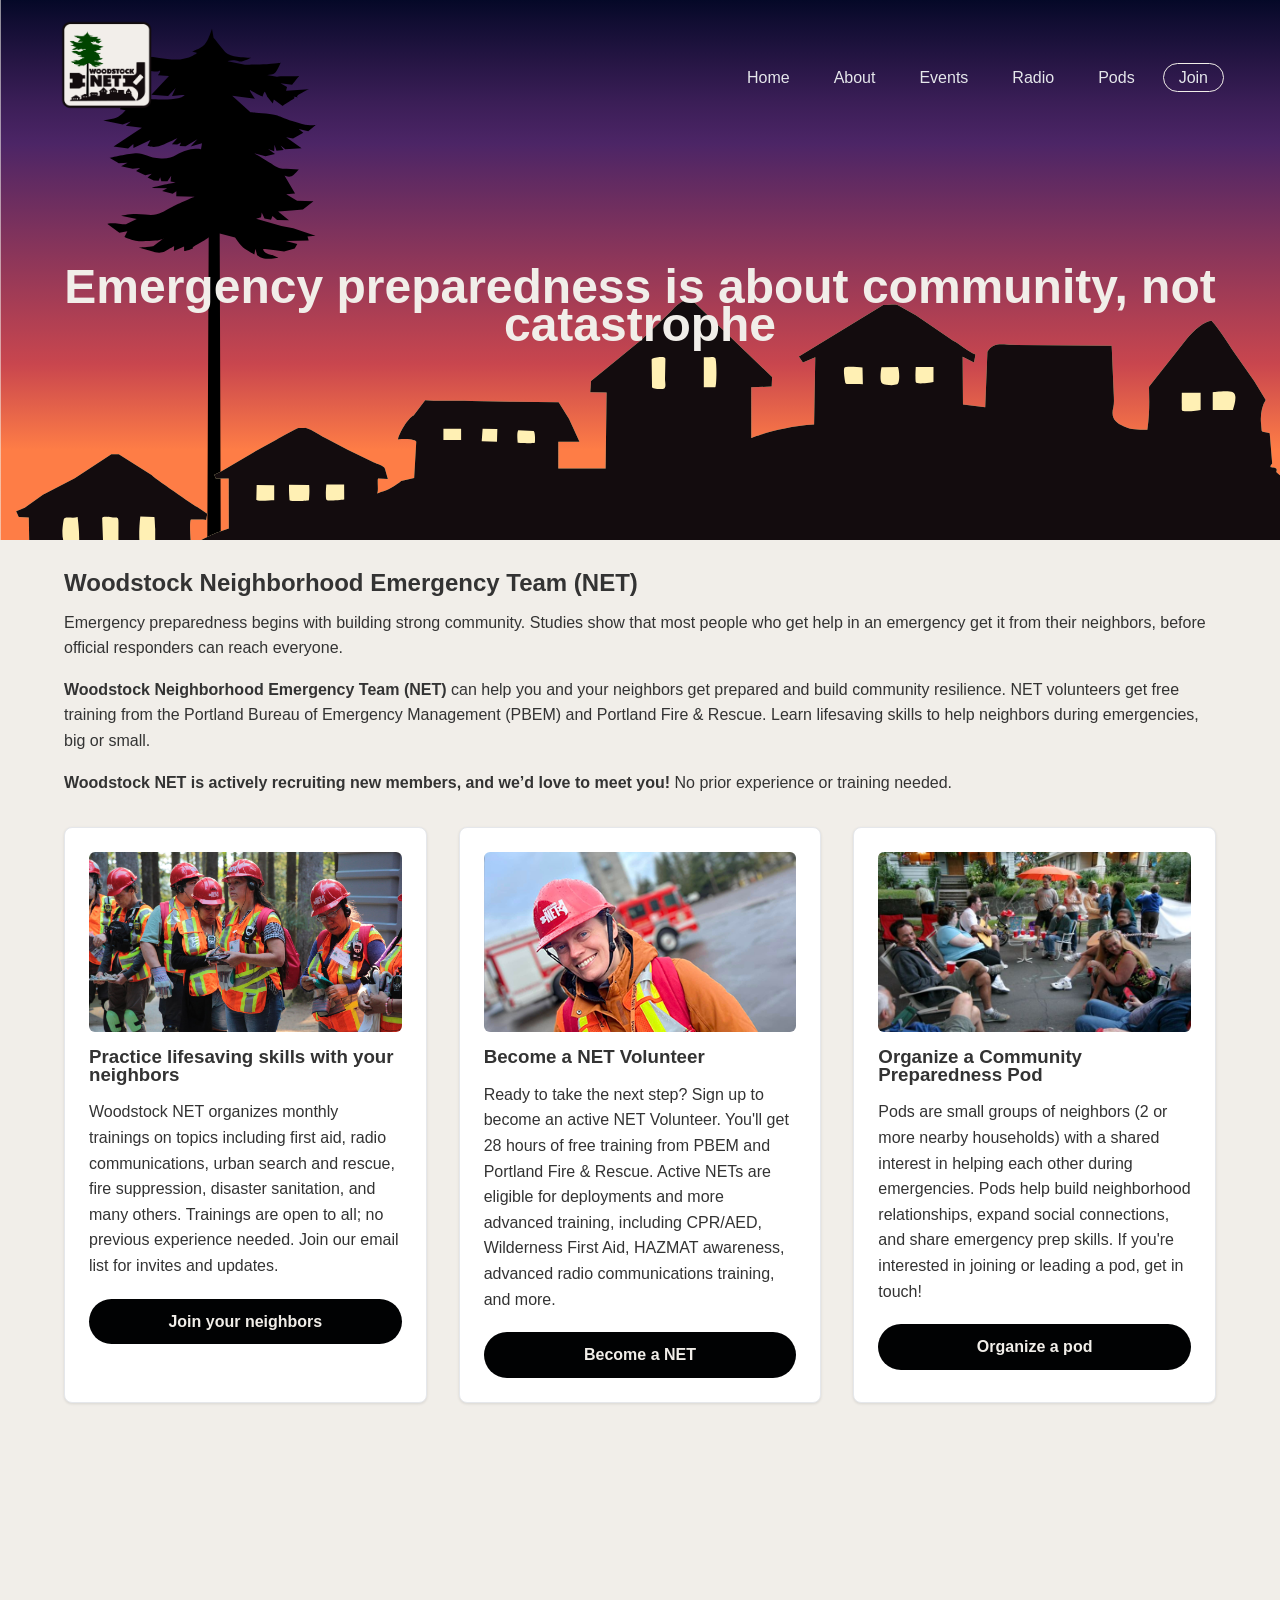
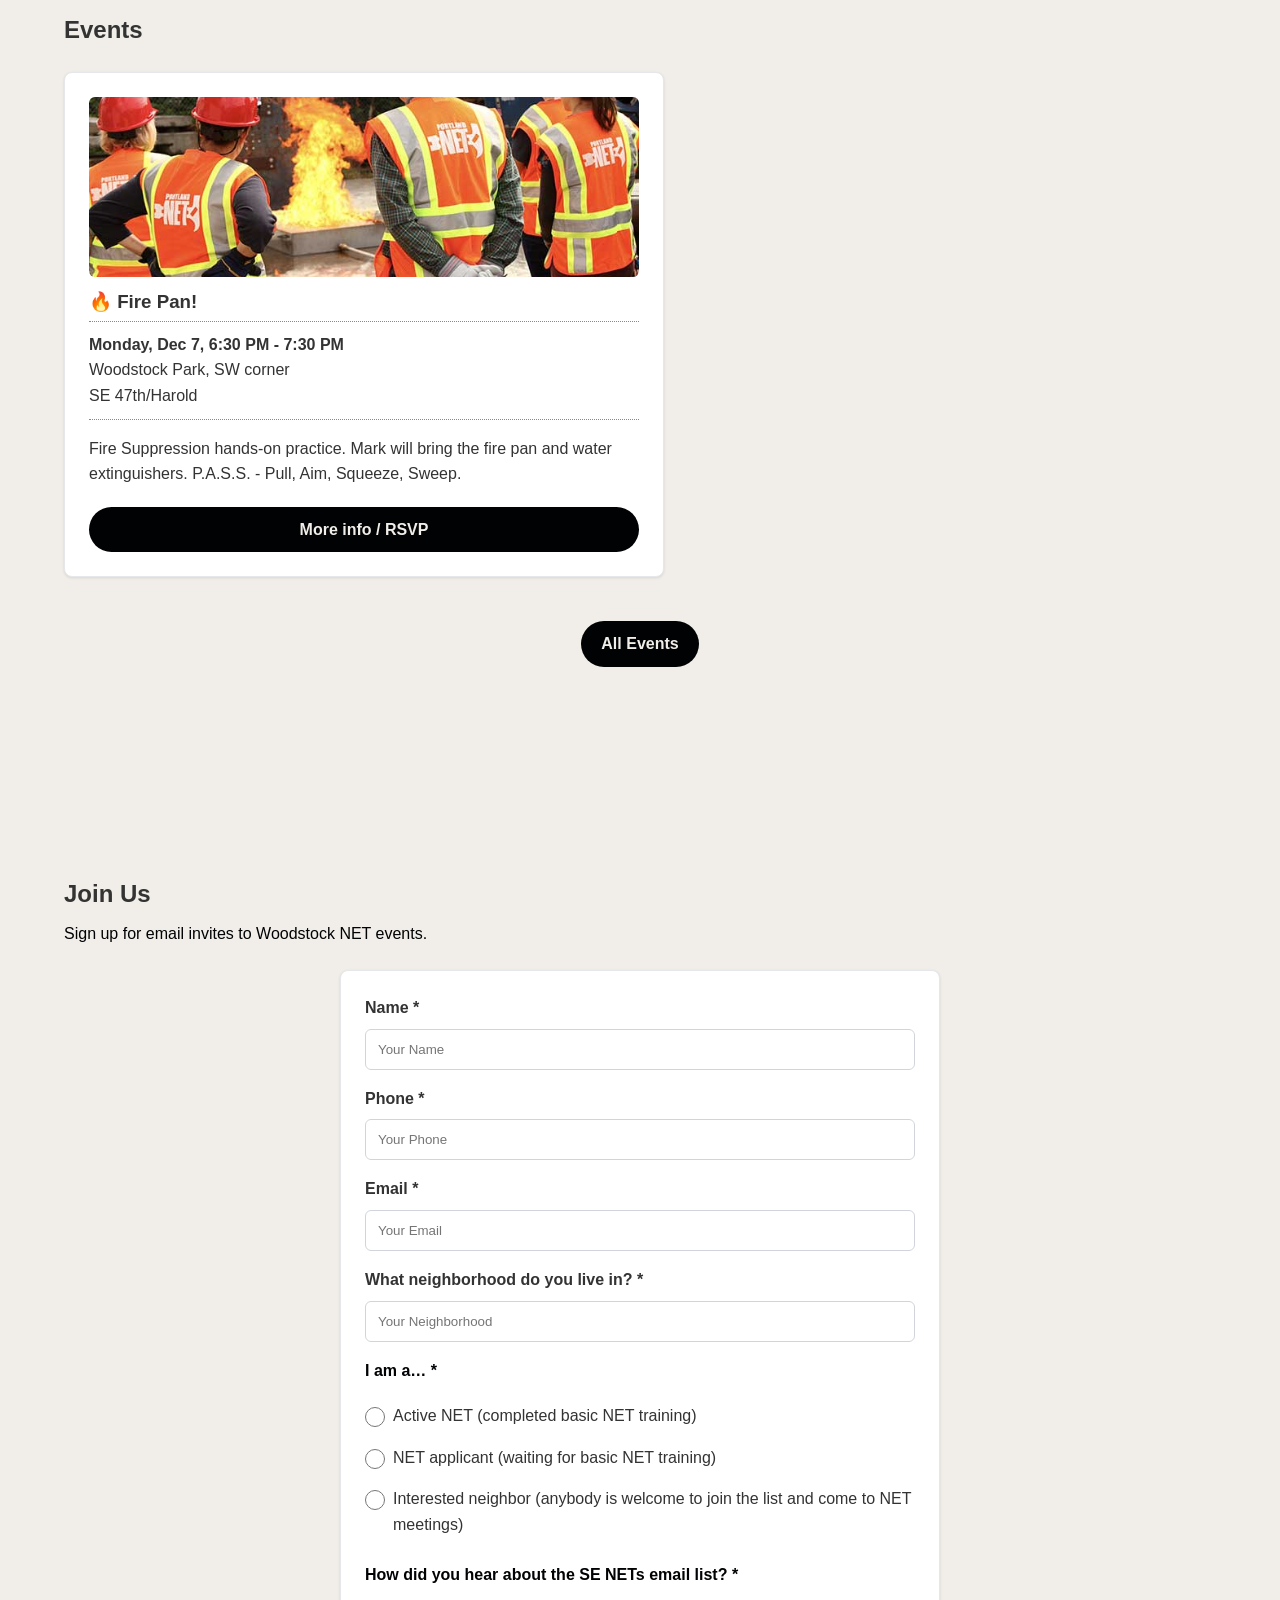
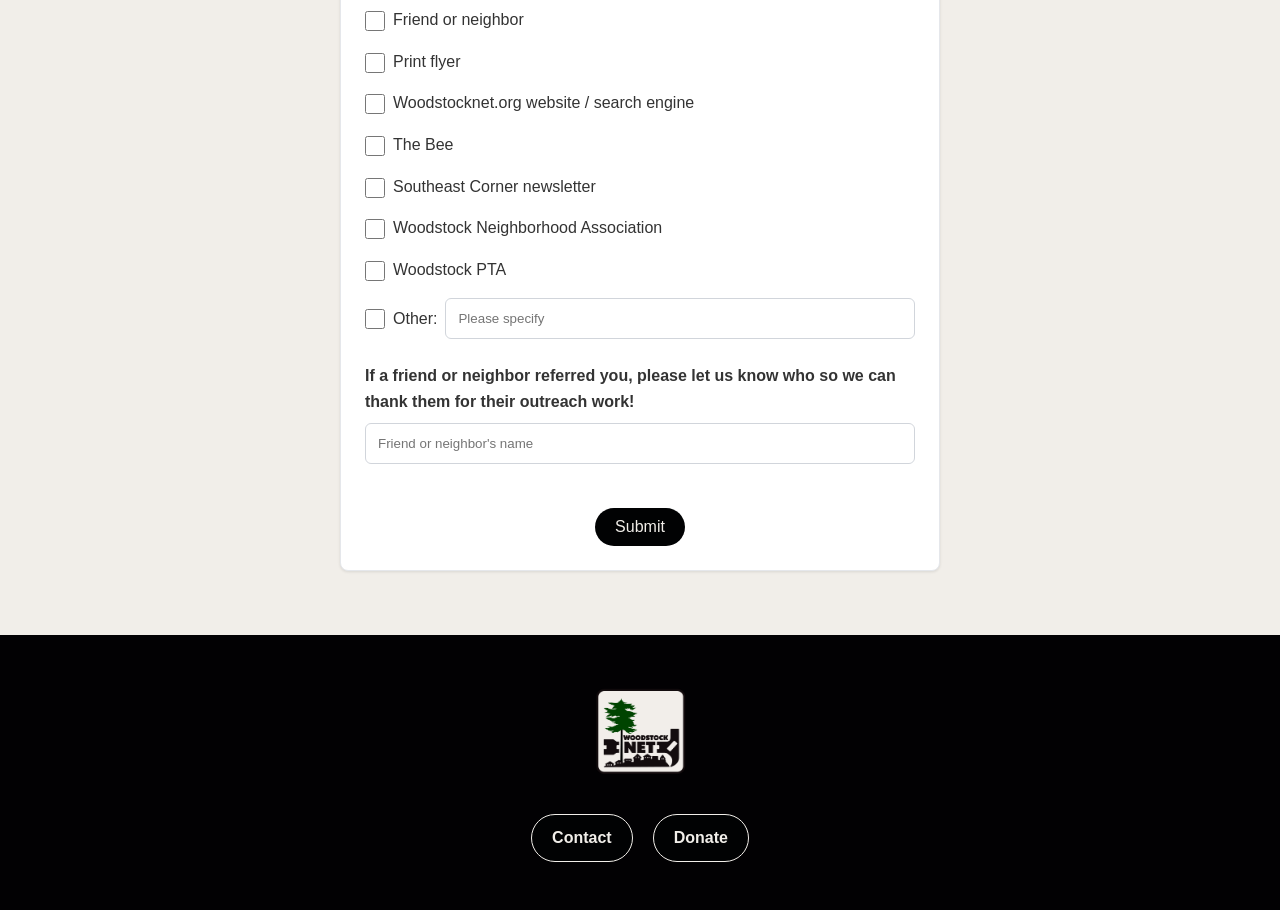
<file: public/index.html>
<!DOCTYPE html>
<html lang="en">
<head>
    <!-- 20260824 15:34 -->
    <meta charset="UTF-8">
    <meta name="viewport" content="width=device-width, initial-scale=1.0">
    <title>Woodstock NET</title>
    <link rel="stylesheet" href="style.css">
    <!-- Google tag (gtag.js) -->
    <script async src="https://www.googletagmanager.com/gtag/js?id=G-4YGPYL850F"></script>
    <script>
      window.dataLayer = window.dataLayer || [];
      function gtag(){dataLayer.push(arguments);}
      gtag('js', new Date());

      gtag('config', 'G-4YGPYL850F');
    </script>
    <link rel="icon" type="image/png" href="/img/favicon-96x96.png" sizes="96x96" />
    <link rel="icon" type="image/svg+xml" href="/img/favicon.svg" />
    <link rel="shortcut icon" href="/img/favicon.ico" />
    <link rel="apple-touch-icon" sizes="180x180" href="/img/apple-touch-icon.png" />
    <link rel="manifest" href="/img/site.webmanifest" />

</head>
<body class="index">

    <div id="site-header"></div>

    <section id="home" class="hero">
        <div class="hero-bg hero-home" role="img" aria-label="A graphic silhouette of a neighborhood at sunset."></div>
        <div class="hero-content">
            <h1>Emergency preparedness is about community, not catastrophe</h1>
        </div>
    </section>

    <section id="about">
        <h2>Woodstock Neighborhood Emergency Team (NET)</h2>
        <p>Emergency preparedness begins with building strong community. Studies show that most people who get help in an emergency get it from their neighbors, before official responders can reach everyone.</p>
        <p><strong>Woodstock Neighborhood Emergency Team (NET)</strong> can help you and your neighbors get prepared and build community resilience. NET volunteers get free training from the Portland Bureau of Emergency Management (PBEM) and Portland Fire & Rescue. Learn lifesaving skills to help neighbors during emergencies, big or small.</p>
        <p><strong>Woodstock NET is actively recruiting new members, and we’d love to meet you!</strong> No prior experience or training needed. </p>
        <div class="grid">
            <div class="card">
                <div class="card-img" style="background-image:url('img/NETCAMP2023_radios.jpg');background-position:top center;" role="img" aria-label="A group of NET volunteers in orange vests and red hard hats using walkie-talkies."></div>
                <h3>Practice lifesaving skills with your neighbors </h3>
                <p>Woodstock NET organizes monthly trainings on topics including first aid, radio communications, urban search and rescue, fire suppression, disaster sanitation, and many others. Trainings are open to all; no previous experience needed. Join our email list for invites and updates.</p>
                <a class="card-btn" href="#join">Join your neighbors</a>
            </div>
            <div class="card">
                <div class="card-img" style="background-image:url('img/FFE_portrait_sq.png');background-position:center center;" role="img" aria-label="A smiling person wearing an orange vest and red hard hat."></div>
                <h3>Become a NET Volunteer</h3>
                <p>Ready to take the next step? Sign up to become an active NET Volunteer. You'll get 28 hours of free training from PBEM and Portland Fire & Rescue. Active NETs are eligible for deployments and more advanced training, including CPR/AED, Wilderness First Aid, HAZMAT awareness, advanced radio communications training, and more.</p>
                <a class="card-btn" href="https://www.portland.gov/pbem/neighborhood-emergency-teams/volunteer" target="_blank">Become a NET</a>
            </div>
            <div class="card">
                <div class="card-img" style="background-image:url('img/blockparty.jpg'); background-position: center center; background-size: cover;" role="img" aria-label="A group of people at a block party, sitting on lawn chairs in front of a house."></div>
                <h3>Organize a Community Preparedness Pod</h3>
                <p>Pods are small groups of neighbors (2 or more nearby households) with a shared interest in helping each other during emergencies. Pods help build neighborhood relationships, expand social connections, and share emergency prep skills. If you're interested in joining or leading a pod, get in touch!</p>
                <a class="card-btn" href="pods.html">Organize a pod</a>
            </div>
        </div>
    </section>

    <section id="events">
        <h2>Events</h2>

        <div id="event-cards" class="grid">
            <!-- Event cards are rendered here by events.js -->
        </div>

        <div class="btn-container">
            <a
                href="https://calendar.google.com/calendar/u/0?cid=d29vZHN0b2NrbmV0ZXZlbnRzQGdtYWlsLmNvbQ"
                target="_blank"
                class="card-btn"
            >
                All Events
            </a>
        </div>
    </section>

    <section id="join">
        <h2>Join Us</h2>
        <p style="margin-bottom: 1.5rem;">Sign up for email invites to Woodstock NET events.</p>
        
        <div class="form-wrap card">

          <!-- Script and Hidden Iframe to catch the submission in the background -->
        <script>let submitted = false;</script>
        <iframe name="hidden_iframe" id="hidden_iframe" style="display:none;" onload="if(submitted) { handleFormSubmit(); }"></iframe>
        
          <form action="https://docs.google.com/forms/u/0/d/e/1FAIpQLSdAKW9YPmH4CPG9q0n0aoMBzqKRkFNN7oUeHZ2Wsj3Fu-VxWQ/formResponse" method="POST" target="hidden_iframe" onsubmit="submitted=true;">
            <!-- Wrapper for fields to hide on submission -->
            <div id="form-fields">
              <div class="form-group">
                  <label for="name">Name <span aria-label="Required">*</span></label>
                  <input type="text" id="name" name="entry.1869191350" required placeholder="Your Name">
              </div>
              <div class="form-group">
                  <label for="name">Phone <span aria-label="Required">*</span></label>
                  <input type="text" id="phone" name="entry.24934510" required placeholder="Your Phone">
              </div>
              <div class="form-group">
                  <label for="email">Email <span aria-label="Required">*</span></label>
                  <input type="email" id="email" name="entry.305232031" required placeholder="Your Email">
              </div>
              <div class="form-group">
                  <label for="name">What neighborhood do you live in? <span aria-label="Required">*</span></label>
                  <input type="text" id="neighborhood" name="entry.132880070" required placeholder="Your Neighborhood">
              </div>
              <div class="form-group">
                <p><strong>I am a… <span aria-label="Required">*</span></strong></p>
                <div class="radio-group" role="radiogroup" aria-required="true">
                  <label>
                    <input type="radio" name="entry.229879303" value="Active NET (completed basic NET training)"> Active NET (completed basic NET training)
                  </label>
                  <label>
                    <input type="radio" name="entry.229879303" value="NET applicant (waiting for basic NET training)"> NET applicant (waiting for basic NET training)
                  </label>
                  <label>
                    <input type="radio" name="entry.229879303" value="Interested neighbor (anybody is welcome to join the list and come to NET meetings)"> Interested neighbor (anybody is welcome to join the list and come to NET meetings)
                  </label>
                </div>
                 <!-- How did you hear about the SE NETs email list? -->
                <div class="form-group">
                  <p>
                    <strong>
                      How did you hear about the SE NETs email list?
                      <span aria-label="Required">*</span>
                    </strong>
                  </p>

                  <div class="checkbox-group">

                      <label>
                        <input type="checkbox"
                               name="entry.405097919"
                               value="Friend or neighbor">
                        <span>Friend or neighbor</span>
                      </label>

                      <label>
                        <input type="checkbox"
                               name="entry.405097919"
                               value="Print flyer">
                        <span>Print flyer</span>
                      </label>

                      <label>
                        <input type="checkbox"
                               name="entry.405097919"
                               value="Woodstocknet.org website / search engine">
                        <span>Woodstocknet.org website / search engine</span>
                      </label>

                      <label>
                        <input type="checkbox"
                               name="entry.405097919"
                               value="The Bee">
                        <span>The Bee</span>
                      </label>

                      <label>
                        <input type="checkbox"
                               name="entry.405097919"
                               value="Southeast Corner newsletter">
                        <span>Southeast Corner newsletter</span>
                      </label>

                      <label>
                        <input type="checkbox"
                               name="entry.405097919"
                               value="Woodstock Neighborhood Association">
                        <span>Woodstock Neighborhood Association</span>
                      </label>

                      <label>
                        <input type="checkbox"
                               name="entry.405097919"
                               value="Woodstock PTA">
                        <span>Woodstock PTA</span>
                      </label>

                      <label class="other-option">
                          <input type="checkbox"
                                 name="entry.405097919"
                                 value="__other_option__">
                          <span>Other:</span>

                          <input type="text"
                                 name="entry.405097919.other_option_response"
                                 placeholder="Please specify">
                        </label>

                    </div>

                </div>

                <!-- Friend/neighbor referral -->
                <div class="form-group">
                  <label for="referrer">
                    If a friend or neighbor referred you, please let us know who so we can thank them for their outreach work!
                  </label>

                  <input type="text"
                         id="referrer"
                         name="entry.260240499"
                         placeholder="Friend or neighbor's name">
                </div>

              </div> <!-- closes the outer form-group -->

              <div class="btn-container">
                  <button type="submit" class="card-btn">Submit</button>
              </div>

            </div> <!-- closes #form-fields -->

            <!-- In-place Thank You Message (hidden by default) -->
            <div id="thank-you-message"
                 style="display: none; padding: 1.5rem; background: #dcfce7; color: #15803d; border-radius: 6px; font-weight: bold; text-align: center; margin-bottom: 1.5rem;">
                Thanks for signing up! If you don't get a notification that you were added to the group within 24 hours, please contact us at tl.woodstock@friendsofportlandnet.org.
            </div>

          </form>
        </div>
    </section>

    <div id="site-footer"></div>

    <script>
        function toggleReadMore(btn) {
            const card = btn.closest('.card');
            const moreText = card.querySelector('.more-text');
            if (moreText.classList.contains('show')) {
                moreText.classList.remove('show');
                btn.textContent = 'Read More';
            } else {
                moreText.classList.add('show');
                btn.textContent = 'Read Less';
            }
        }

        function handleFormSubmit() {
            // Hide the input fields and submit button
            document.getElementById('form-fields').style.display = 'none';
            // Show the custom green thank-you box
            document.getElementById('thank-you-message').style.display = 'block';
        }
    </script>
    <script src="js/includes.js"></script>
    <script src="js/events.js"></script>
</body>
</html>
</file>
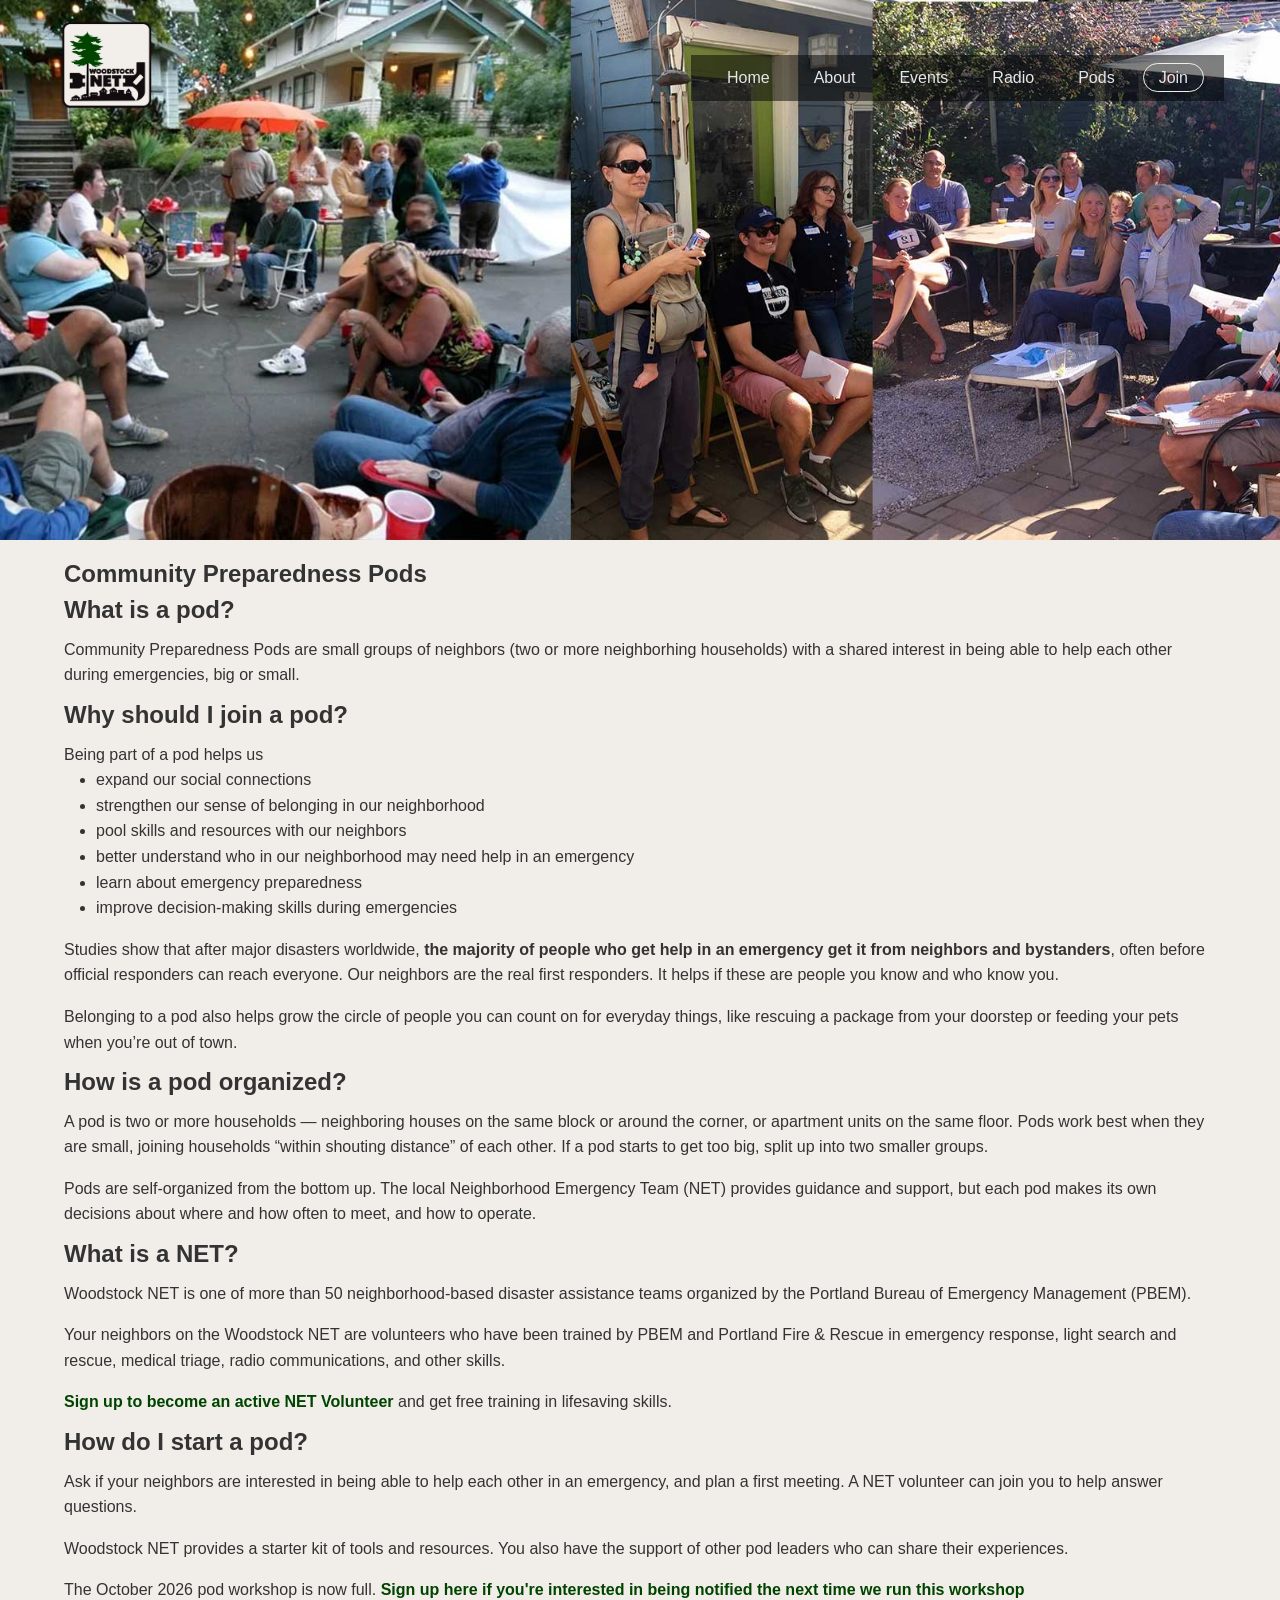
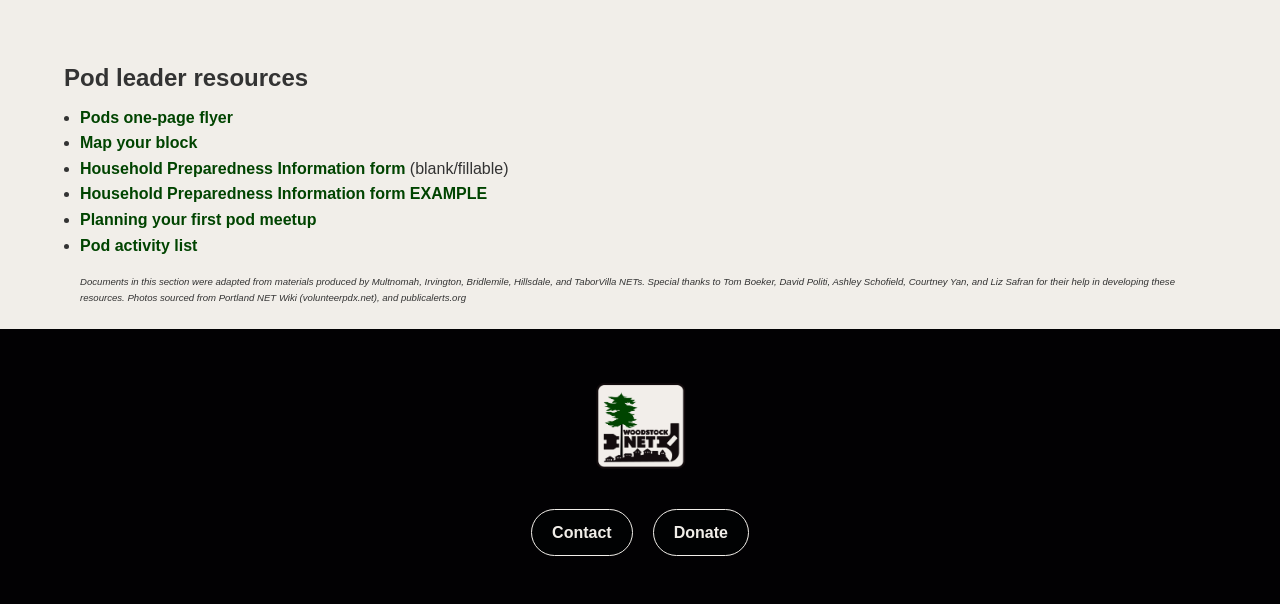
<file: public/pods.html>
<!DOCTYPE html>
<html lang="en">
<head>
  <meta charset="UTF-8">
  <meta name="viewport" content="width=device-width, initial-scale=1.0">
  <title>Community Preparedness Pods</title>
  <link rel="stylesheet" href="style.css">
  <!-- Google tag (gtag.js) -->
  <script async src="https://www.googletagmanager.com/gtag/js?id=G-4YGPYL850F"></script>
  <script>
    window.dataLayer = window.dataLayer || [];
    function gtag(){dataLayer.push(arguments);}
    gtag('js', new Date());

    gtag('config', 'G-4YGPYL850F');
  </script>
  <link rel="icon" type="image/png" href="/img/favicon-96x96.png" sizes="96x96" />
  <link rel="icon" type="image/svg+xml" href="/img/favicon.svg" />
  <link rel="shortcut icon" href="/img/favicon.ico" />
  <link rel="apple-touch-icon" sizes="180x180" href="/img/apple-touch-icon.png" />
  <link rel="manifest" href="/img/site.webmanifest" />
</head>
<body>

  <div id="site-header"></div>

  <section id="home" class="hero">
    <div class="hero-bg hero-pods" role="img" aria-label="A photo collage of neighbors gathered outside their houses at neighborhood block parties."></div>
    <div class="hero-content">
        <!-- <h1>Community Preparedness Pods</h1> -->
    </div>
</section>

  <main>
    <section class="body-text">
      <h1>Community Preparedness Pods</h1>
      <h2>What is a pod?</h2>
      <p>Community Preparedness Pods are small groups of neighbors (two or more neighborhing households) with a shared interest in being able to help each other during emergencies, big or small.</p>
      <h2>Why should I join a pod? </h2>
      <p>Being part of a pod helps us</p>
      <ul>
        <li>expand our social connections</li>
        <li>strengthen our sense of belonging in our neighborhood</li>
        <li>pool skills and resources with our neighbors</li>
        <li>better understand who in our neighborhood may need help in an emergency</li>
        <li>learn about emergency preparedness</li>
        <li>improve decision-making skills during emergencies</li>
      </ul>
      <p>Studies show that after major disasters worldwide, <strong>the majority of people who get help in an emergency get it from neighbors and bystanders</strong>, often before official responders can reach everyone. Our neighbors are the real first responders. It helps if these are people you know and who know you.</p>
      <p>Belonging to a pod also helps grow the circle of people you can count on for everyday things, like rescuing a package from your doorstep or feeding your pets when you’re out of town.</p>
      <h2>How is a pod organized?</h2>
      <p>A pod is two or more households — neighboring houses on the same block or around the corner, or apartment units on the same floor. Pods work best when they are small, joining households “within shouting distance” of each other. If a pod starts to get too big, split up into two smaller groups.</p>
      <p>Pods are self-organized from the bottom up. The local Neighborhood Emergency Team (NET) provides guidance and support, but each pod makes its own decisions about where and how often to meet, and how to operate.</p>
      <h2>What is a NET?</h2>
      <p>Woodstock NET is one of more than 50 neighborhood-based disaster assistance teams organized by the Portland Bureau of Emergency Management (PBEM).</p>
      <p>Your neighbors on the Woodstock NET are volunteers who have been trained by PBEM and Portland Fire & Rescue in emergency response, light search and rescue, medical triage, radio communications, and other skills.</p>
      <p><a href="https://www.portland.gov/pbem/neighborhood-emergency-teams/volunteer" target="_blank">Sign up to become an active NET Volunteer</a> and get free training in lifesaving skills.</p>
      <h2>How do I start a pod?</h2>
      <p>Ask if your neighbors are interested in being able to help each other in an emergency, and plan a first meeting. A NET volunteer can join you to help answer questions.</p>
      <p>Woodstock NET provides a starter kit of tools and resources. You also have the support of other pod leaders who can share their experiences.</p>
      <p>The October 2026 pod workshop is now full. <a href="https://forms.gle/tp71SjFtnVGAUpqN9"><strong>Sign up here if you're interested in being notified the next time we run this workshop</strong></a></p>
    </section>
    <section>    
      <h2>Pod leader resources</h2>
      <ul>
        <li><a href="https://drive.google.com/file/d/1xDTPjwJqgl_wm4nMNFyPsmdvBIkoNGQc/view?usp=sharing" target="_blank">Pods one-page flyer</a></li>
        <li><a href="https://drive.google.com/file/d/1W3yTqERtEWTBct_p94z93CeO6WwshF4w/view?usp=sharing" target="_blank">Map your block</a></li>
        <li><a href="https://drive.google.com/file/d/12Nb_AgniAL_gfz8fCeRIrr4wmZPS462n/view?usp=sharing" target="_blank">Household Preparedness Information form</a> (blank/fillable)</li>
        <li><a href="https://drive.google.com/file/d/1NRC2SOdzzCtgH4kq3jU7y3jPUUDUsJAn/view?usp=sharing" target="_blank">Household Preparedness Information form EXAMPLE</a></li>
        <li><a href="https://drive.google.com/file/d/1EzET9qZM7mV3DtHtP-vrg_37jhKJdNAh/view?usp=sharing" target="_blank">Planning your first pod meetup</a></li>
        <li><a href="https://drive.google.com/file/d/1lugi0llBSHXRR8Yg54ZADprAZyqLhHT3/view?usp=sharing" target="_blank">Pod activity list</a></li>
        <p class="small">Documents in this section were adapted from materials produced by Multnomah, Irvington, Bridlemile, Hillsdale, and TaborVilla NETs. Special thanks to Tom Boeker, David Politi, Ashley Schofield, Courtney Yan, and Liz Safran for their help in developing these resources. Photos sourced from Portland NET Wiki (volunteerpdx.net), and publicalerts.org</p>
      </ul>


    </section>
  </main>

  <div id="site-footer"></div>

  <script src="js/includes.js"></script>
</body>
</html>
</file>
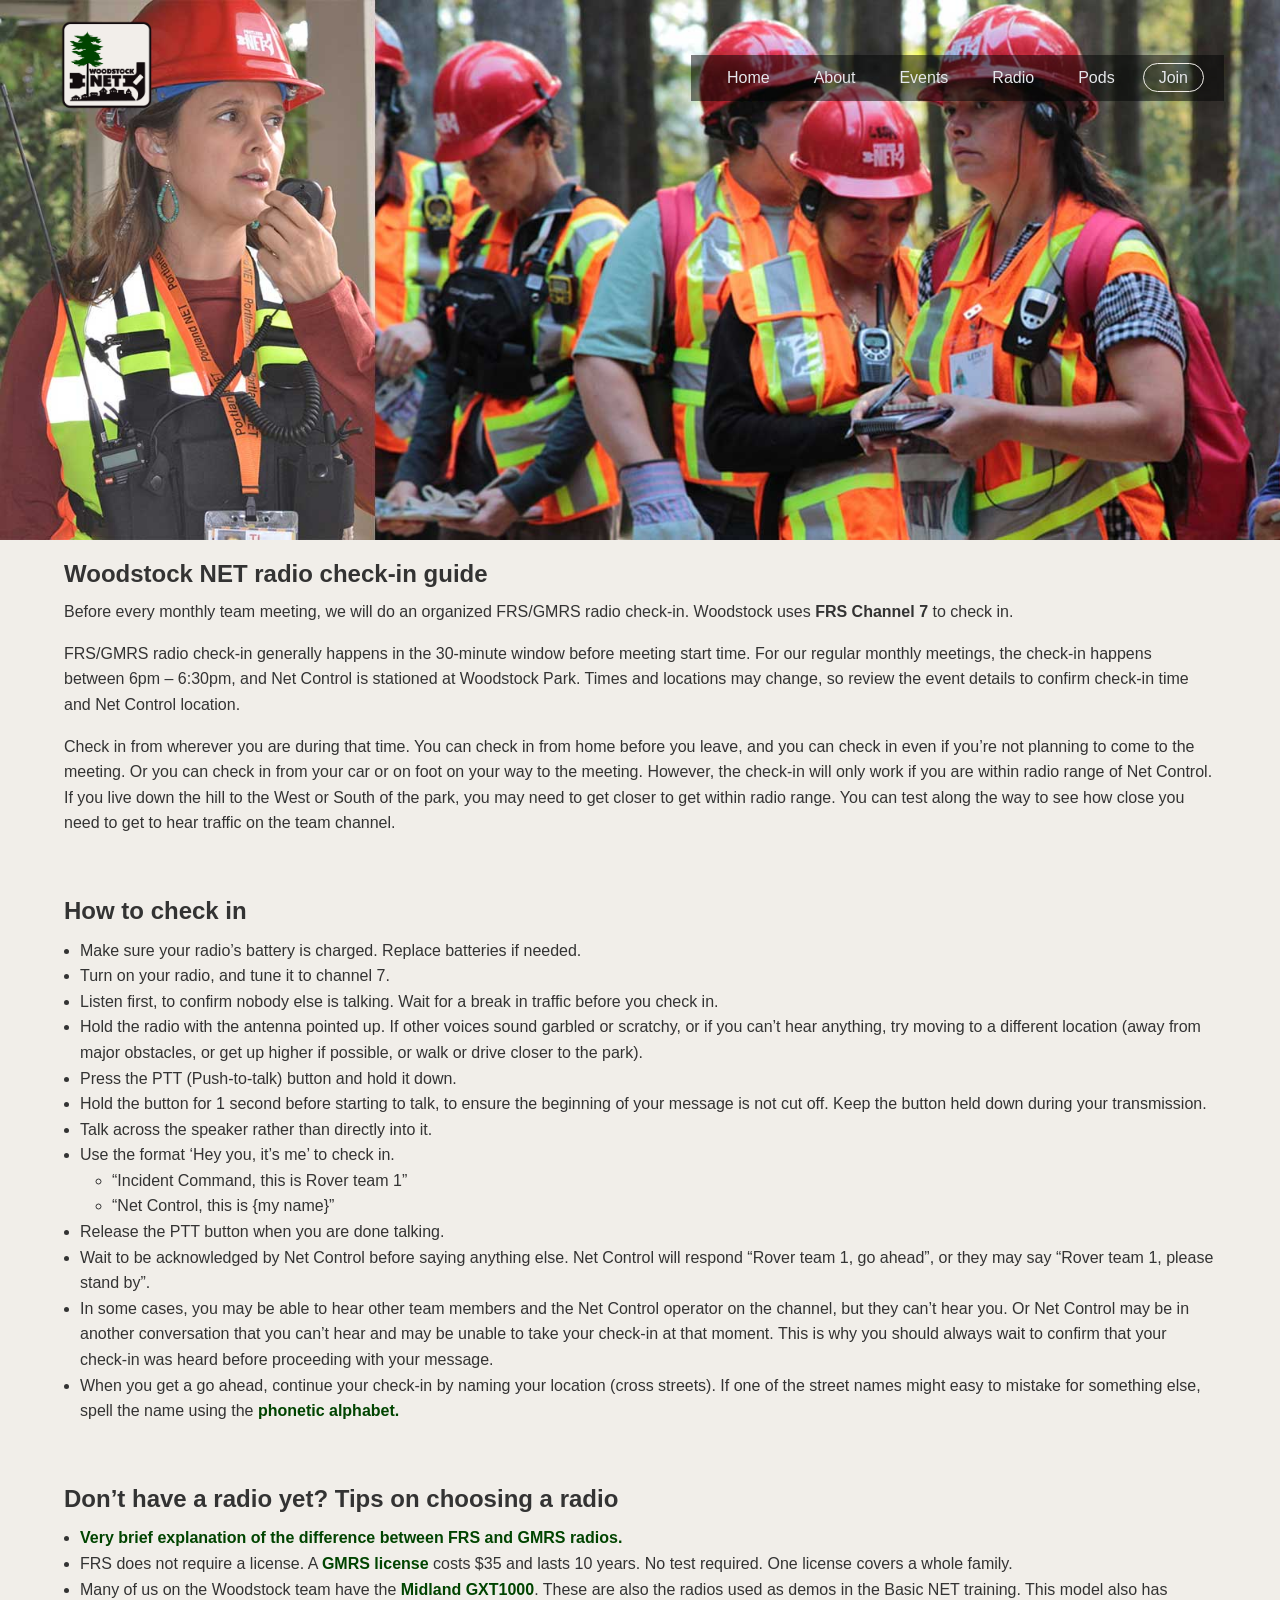
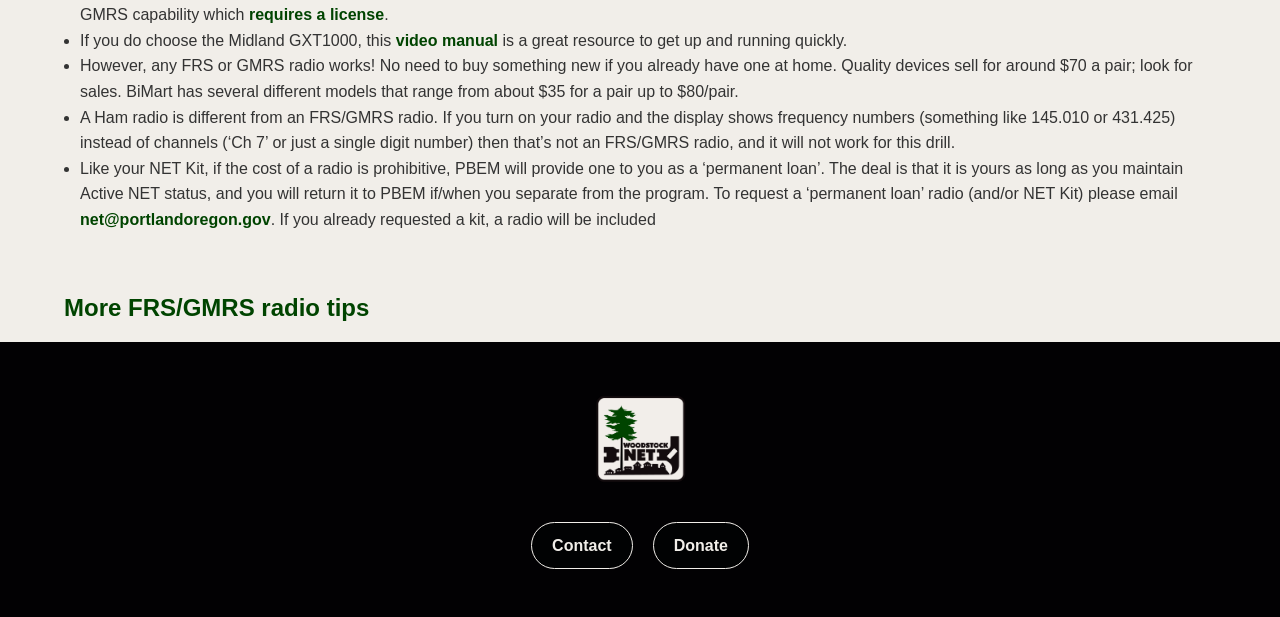
<file: public/radio.html>
<!DOCTYPE html>
<html lang="en">
<head>
  <meta charset="UTF-8">
  <meta name="viewport" content="width=device-width, initial-scale=1.0">
  <title>Woodstock NET radio check-in guide</title>
  <link rel="stylesheet" href="style.css">
  <!-- Google tag (gtag.js) -->
  <script async src="https://www.googletagmanager.com/gtag/js?id=G-4YGPYL850F"></script>
  <script>
    window.dataLayer = window.dataLayer || [];
    function gtag(){dataLayer.push(arguments);}
    gtag('js', new Date());

    gtag('config', 'G-4YGPYL850F');
  </script>
  <link rel="icon" type="image/png" href="/img/favicon-96x96.png" sizes="96x96" />
  <link rel="icon" type="image/svg+xml" href="/img/favicon.svg" />
  <link rel="shortcut icon" href="/img/favicon.ico" />
  <link rel="apple-touch-icon" sizes="180x180" href="/img/apple-touch-icon.png" />
  <link rel="manifest" href="/img/site.webmanifest" />
</head>
<body>

  <div id="site-header"></div>

  <section id="home" class="hero">
    <div class="hero-bg hero-radio" role="img" aria-label="A group of NET volunteers in orange vests and red hard hats using walkie-talkies."></div>
    <div class="hero-content">
        <!-- <h1>Woodstock NET radio check-in guide</h1> -->
    </div>
</section>

  <main>
    <section>
      <h1>Woodstock NET radio check-in guide</h1>
      <p>Before every monthly team meeting, we will do an organized FRS/GMRS radio check-in. Woodstock uses <strong>FRS Channel 7</strong> to check in.</p>
      <p>FRS/GMRS radio check-in generally happens in the 30-minute window before meeting start time. For our regular monthly meetings, the check-in happens between 6pm – 6:30pm, and Net Control is stationed at Woodstock Park. Times and locations may change, so review the event details to confirm check-in time and Net Control location.</p>
      <p>Check in from wherever you are during that time. You can check in from home before you leave, and you can check in even if you’re not planning to come to the meeting. Or you can check in from your car or on foot on your way to the meeting. However, the check-in will only work if you are within radio range of Net Control. If you live down the hill to the West or South of the park, you may need to get closer to get within radio range. You can test along the way to see how close you need to get to hear traffic on the team channel.</p>
    </section>
    <section>  
      <h2>How to check in</h2>
      <ul>
        <li>Make sure your radio’s battery is charged. Replace batteries if needed.</li>
        <li>Turn on your radio, and tune it to channel 7.</li>
        <li>Listen first, to confirm nobody else is talking. Wait for a break in traffic before you check in.</li>
        <li>Hold the radio with the antenna pointed up. If other voices sound garbled or scratchy, or if you can’t hear anything, try moving to a different location (away from major obstacles, or get up higher if possible, or walk or drive closer to the park).</li>
        <li>Press the PTT (Push-to-talk) button and hold it down.</li>
        <li>Hold the button for 1 second before starting to talk, to ensure the beginning of your message is not cut off. Keep the button held down during your transmission.</li>
        <li>Talk across the speaker rather than directly into it.</li>
        <li>Use the format ‘Hey you, it’s me’ to check in. 
          <ul>
            <li>“Incident Command, this is Rover team 1”</li>
            <li>“Net Control, this is {my  name}”</li>
          </ul>
        </li>
        <li>Release the PTT button when you are done talking.</li>
        <li>Wait to be acknowledged by Net Control before saying anything else. Net Control will respond “Rover team 1, go ahead”, or they may say “Rover team 1, please stand by”.</li>
        <li>In some cases, you may be able to hear other team members and the Net Control operator on the channel, but they can’t hear you. Or Net Control may be in another conversation that you can’t hear and may be unable to take your check-in at that moment. This is why you should always wait to confirm that your check-in was heard before proceeding with your message.</li>
        <li>When you get a go ahead, continue your check-in by naming your location (cross streets). If one of the street names might easy to mistake for something else, spell the name using the <a href="https://docs.google.com/document/d/14HkqXapkObKz7OuY5Yy0ykwIkNgzzpi-ixx_vsefzY0/edit?tab=t.0" target="_blank">phonetic alphabet.</a></li>
      </ul>
    </section>
    <section>  
      <h2>Don’t have a radio yet? Tips on choosing a radio</h2>
      <ul>
        <li><a href="https://volunteerpdx.net/index.php/FRS/GMRS_Radio_-_General" target="_blank">Very brief explanation of the difference between FRS and GMRS radios.</a></li>
        <li>FRS does not require a license. A <a href="https://www.fcc.gov/wireless/bureau-divisions/mobility-division/general-mobile-radio-service-gmrs"  target="_blank">GMRS license</a> costs $35 and lasts 10 years. No test required. One license covers a whole family.</li>
        <li>Many of us on the Woodstock team have the <a href="https://midlandusa.com/search?q=gxt1000&options%5Bprefix%5D=last"  target="_blank">Midland GXT1000</a>. These are also the radios used as demos in the Basic NET training. This model also has GMRS capability which <a href="https://www.fcc.gov/wireless/bureau-divisions/mobility-division/general-mobile-radio-service-gmrs"  target="_blank">requires a license</a>.</li>
        <li>If you do choose the Midland GXT1000, this <a href="https://youtu.be/PCvLCNKIyng" target="_blank">video manual</a> is a great resource to get up and running quickly.</li>
        <li>However, any FRS or GMRS radio works! No need to buy something new if you already have one at home. Quality devices sell for around $70 a pair; look for sales. BiMart has several different models that range from about $35 for a pair up to $80/pair.</li>
        <li>A Ham radio is different from an FRS/GMRS radio. If you turn on your radio and the display shows frequency numbers (something like 145.010 or 431.425) instead of channels (‘Ch 7’ or just a single digit number) then that’s not an FRS/GMRS radio, and it will not work for this drill.</li>
        <li>Like your NET Kit, if the cost of a radio is prohibitive, PBEM will provide one to you as a ‘permanent loan’. The deal is that it is yours as long as you maintain Active NET status, and you will return it to PBEM if/when you separate from the program. To request a ‘permanent loan’ radio (and/or NET Kit) please email <a href="mailto:net@portlandoregon.gov">net@portlandoregon.gov</a>. If you already requested a kit, a radio will be included</li>
      </ul>
      </section>
    <section>    
      <h2><a href="https://docs.google.com/document/d/1-iA3cdWrJ2n1B4zvjvQ0I28-0YcmyWx4OgO4c2py1sM/edit?tab=t.0"  target="_blank">More FRS/GMRS radio tips</a></h2>


    </section>
  </main>

  <div id="site-footer"></div>

  <script src="js/includes.js"></script>
</body>
</html>
</file>
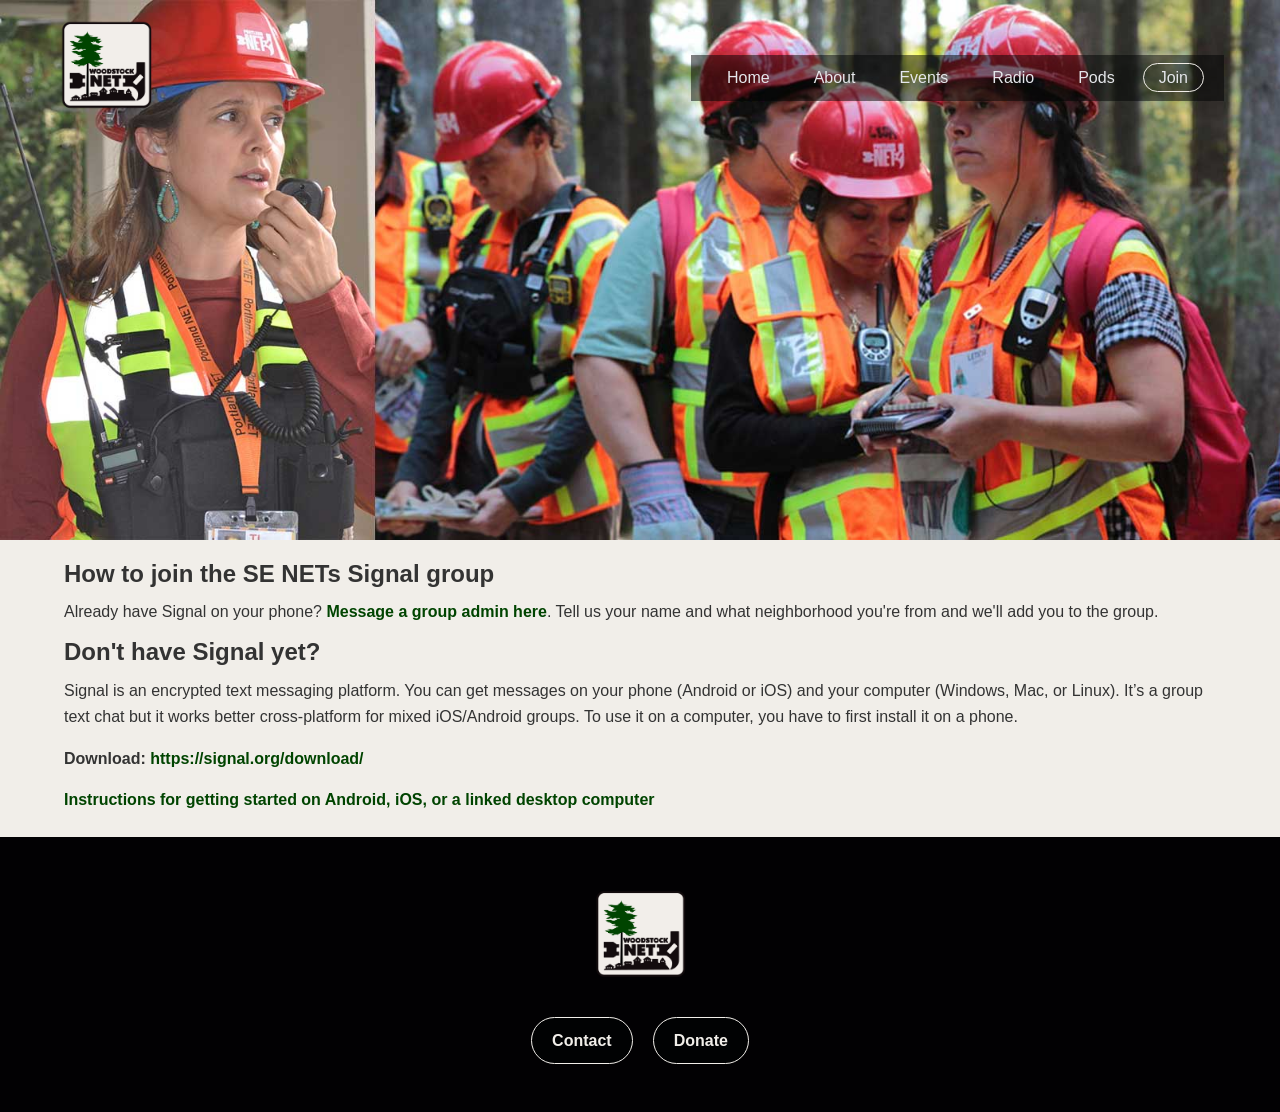
<file: public/signal.html>
<!DOCTYPE html>
<html lang="en">
<head>
  <meta charset="UTF-8">
  <meta name="viewport" content="width=device-width, initial-scale=1.0">
  <title>How to join the SE NETs Signal group</title>
  <link rel="stylesheet" href="style.css">
  <!-- Google tag (gtag.js) -->
  <script async src="https://www.googletagmanager.com/gtag/js?id=G-4YGPYL850F"></script>
  <script>
    window.dataLayer = window.dataLayer || [];
    function gtag(){dataLayer.push(arguments);}
    gtag('js', new Date());

    gtag('config', 'G-4YGPYL850F');
  </script>
  <link rel="icon" type="image/png" href="/img/favicon-96x96.png" sizes="96x96" />
  <link rel="icon" type="image/svg+xml" href="/img/favicon.svg" />
  <link rel="shortcut icon" href="/img/favicon.ico" />
  <link rel="apple-touch-icon" sizes="180x180" href="/img/apple-touch-icon.png" />
  <link rel="manifest" href="/img/site.webmanifest" />
</head>
<body>

  <div id="site-header"></div>

  <section id="home" class="hero">
    <div class="hero-bg hero-radio" role="img" aria-label="A group of NET volunteers in orange vests and red hard hats using walkie-talkies."></div>
    <div class="hero-content">
        <!-- <h1>Woodstock NET radio check-in guide</h1> -->
    </div>
</section>

  <main>
    <section>
      <h1>How to join the SE NETs Signal group</h1>
      <p>Already have Signal on your phone? <a href="https://signal.me/#eu/ZNmeMCjqce1etK6gM-zuNulvSpZJ2xONwGtU1za9UvTJveXFl9RFDqUbxixEIXJW">Message a group admin here</a>. Tell us your name and what neighborhood you're from and we'll add you to the group.</p>
      <h2>Don't have Signal yet?</h2>
      <p>Signal is an encrypted text messaging platform. You can get messages on your phone (Android or iOS) and your computer (Windows, Mac, or Linux). It’s a group text chat but it works better cross-platform for mixed iOS/Android groups. To use it on a computer, you have to first install it on a phone.</p>
      <p><strong>Download:</strong> <a href="https://signal.org/download/">https://signal.org/download/</a></p>
      <p><a href="https://support.signal.org/hc/en-us/articles/360008216551-Installing-Signal">Instructions for getting started on Android, iOS, or a linked desktop computer</a>
    </section>
  </main>

  <div id="site-footer"></div>

  <script src="js/includes.js"></script>
</body>
</html>
</file>
<file: public/style.css>
* { 
    box-sizing: border-box; 
    margin: 0; 
    padding: 0; 
}
body { 
    font-family: -apple-system, BlinkMacSystemFont, "Segoe UI", Roboto, sans-serif; 
    line-height: 1.6; 
    color: #333; 
    scroll-behavior: smooth; 
    background-color: #f1eee9;
}

a {
  color: #004400;
  font-weight: 700;
  text-decoration: none;
  padding-bottom: 1px;
  border-bottom: 1px solid transparent;
  transition: border-bottom 0.2s ease;
}

a:hover {
  border-bottom: 1px dotted #004400;
}
/*header { 
    position: absolute; 
    top: 0; 
    left: 0; 
    width: 100%; 
    background: transparent; 
    box-shadow: none; 
    z-index: 1000; 
}*/

header {
    position: fixed;
    top: 0;
    left:0;
    width: 100%;
    z-index: 20;
    height: 120px;
    padding: 0 1.5rem;
    background-color: transparent;
    transition: background-color 0.2s ease;
}

header.scrolled {
    background-color: rgba(1, 2, 3, 1);
}


nav { 
    display: flex; 
    justify-content: space-between; 
    align-items: center; 
    max-width: 1200px; 
    margin: 0 auto; 
    padding: 1rem; 
    position: relative; 
}
.logo { 
    font-weight: bold; 
    font-size: 1.25rem; 
    color: #f1eee9; 
}
.logo img {
    width: 100px;
    height: auto;
}
.nav-links { 
    display: flex; 
    list-style: none; 
    gap: .75rem; 
}
.nav-links:not(.index *) {
  padding: 10px 20px;
  background: rgba(1, 2, 3, 0.5)
}

.nav-links:not(.index *).scrolled {
  padding: 10px 20px;
  background: transparent;
}


.nav-links a { 
    text-decoration: none; 
    color: #e5e7eb; 
    font-weight: 500; 
    transition: color 0.3s ease, border 0.3s ease, background-color 0.3s ease;
    padding: 5px 15px;
    border: 1px solid transparent;
    border-radius: 20px;
    background-color: transparent;
}

.nav-links a.join {
  border: 1px solid #f1eee9;
}

.nav-links a:hover { 
    color: #fff; 
    border: 1px solid #f1eee9;
}

.nav-links a.join:hover {
    color: #010203;
    background-color: #fff;


}

.menu-btn { 
    display: none; 
    background: none; 
    border: none; 
    font-size: 2rem; 
    cursor: pointer; 
    color: #e5e7eb;
    position: absolute;
    top: 20px;
    right: 20px;
}

section { 
    padding: 1.5rem; 
    max-width: 1200px; 
    margin: 0 auto; 
}

.index section { 
    padding: calc(2rem + 120px) 1.5rem 4rem 1.5rem;
}

#about {
  margin-top: -120px;
}

.hero { 
    max-width: 100%; 
    padding: 0; 
    height: 60vh; 
    min-height: 400px; 
    display: flex; 
    align-items: center; 
    justify-content: center; 
    color: #f1eee9; 
    text-align: center; 
    position: relative; 
    overflow: hidden; 
}
.hero-bg { 
    width: 100%; 
    height: 100%; 
    object-fit: cover; 
    position: absolute; 
    top: 0; 
    left: 0; 
    opacity: 1; 
}
.hero-home {
   background:url('img/banner_sunset.svg');
   background-size:cover;
   background-repeat: no-repeat;
   background-position: left center; 
}

.hero-radio {
   background:url('img/banner_radio.jpg');
   background-size:cover;
   background-repeat: no-repeat;
   background-position: left center; 
}

.hero-pods {
   background:url('img/banner_pod.jpg');
   background-size:cover;
   background-repeat: no-repeat;
   background-position: center center; 
}

.hero-cde {
    background:url('img/banner_cde_hero.jpg');
   background-size:cover;
   background-repeat: no-repeat;
   background-position: left center; 
}

.hero-content { 
    position: relative; 
    z-index: 10; 
    padding: 1rem; 
}

h1 {
  line-height: .8;
}


.hero h1 { 
    font-size: 3rem; 
    margin-bottom: 1rem; 
}

section h1 {
  margin-bottom: 1rem;
}


h2 {
    line-height: .9;
    margin-top: 1rem;
}

.index h2 {
  margin-top:0;
}

ul {
  margin-top: 1rem;
  margin-left: 1rem;
}

ul ul {
  margin-top: 0;
  margin-left: 2rem;
}

.body-text ul {
  margin-top: 0;
  margin-left: 2rem;
}

.small {
  font-size: .6rem;
  font-style: italic;
}

.grid { 
    display: grid; 
    grid-template-columns: repeat(auto-fit, minmax(280px, 1fr)); 
    gap: 2rem; 
    margin-top: 2rem; 
}
.card { 
    border: 1px solid #e5e7eb; 
    border-radius: 8px; 
    overflow: hidden; 
    padding: 1.5rem; 
    max-width: 600px;
    background: #fff; 
    box-shadow: 0 1px 3px rgba(0,0,0,0.1); 
}
.card-img { 
    width: 100%; 
    height: 180px; 
    background: #e5e7eb; 
    display: flex; 
    align-items: center; 
    justify-content: center; 
    color: #f1eee9; 
    border-radius: 6px; 
    margin-bottom: 1rem; 
    font-weight: bold; 
    background-size:cover;
    background-position:center center;
}

.card-btn {
    margin: 20px auto 0 auto;
    padding: 10px 20px;
    border-radius: 30px;
    border: 0px;
    background-color: #010203;
    color: #f1eee9;
    display: block;
    text-align: center;
    text-decoration: none;
    transition: background-color 0.3s ease-in-out; 
}

.card-btn:hover {
    color:#fff;
    background-color: #ff6600;
}

.footer-btn {
    margin: 0 10px;
    padding: 10px 20px;
    border-radius: 30px;
    border: 1px solid #f1eee9;
    background-color: #010203;
    color: #f1eee9;
    display: block;
    text-align: center;
    text-decoration: none;
    transition: background-color 0.3s ease-in-out; 
}

.footer-btn:hover {
    color:#fff;
    background-color: #ff6600;
}

.card h3 {
    line-height: 1.1rem;
}

p {
    margin-top: 1rem;
}

h4 {
    margin-top: 1rem;
}

#join p {
    color: #010203;
}

.more-text { 
    display: none; 
}
.more-text.show { 
    display: inline; 
}
.read-more-btn { 
    background: none; 
    border: none; 
    color: #f1eee9; 
    cursor: pointer; 
    font-weight: bold; 
    margin-top: 0.5rem; 
}

.event-details {
    margin: 10px 0;
    padding: 10px 0;
    border-top: 1px dotted #ff6600;
    border-bottom: 1px dotted #ff6600;
}

.event-desc {

}

.banner-small { 
    width: 100%; 
    height: 250px; 
    background: #3b82f6; 
    border-radius: 8px; 
    color: #fff; 
    display: flex; 
    align-items: center; 
    justify-content: center; 
    font-size: 1.5rem; 
    font-weight: bold; 
    margin: 1.5rem 0; 
}

.form-wrap {
    margin: auto;
    max-width: 600px;
}

.form-group { 
    margin-bottom: 1rem; 
}

.form-group p {
    margin-bottom:20px;
}
.form-group label { 
    display: block; 
    margin-bottom: 0.5rem; 
    font-weight: bold; 
}
.form-group input, .form-group textarea { 
    width: 100%; 
    padding: 0.75rem; 
    border: 1px solid #d1d5db; 
    border-radius: 6px; 
}
.btn-container { 
    display: flex; 
    flex-wrap: wrap; 
    gap: 1rem; 
    margin-top: 1.5rem; 
}

.btn-container button {
    font-size: 1rem;
}

/* Radio + checkbox group styling */
.radio-group,
.checkbox-group {
  display: flex;
  flex-direction: column;
  gap: 0.5rem;
  align-items: flex-start;
}

.radio-group label,
.checkbox-group label {
  display: flex;
  align-items: flex-start;
  gap: 0.5rem;
  width: 100%;
  cursor: pointer;
  font-weight: 400;
}

/* Radio buttons + checkboxes */
.form-group input[type="radio"],
.form-group input[type="checkbox"] {
  display: inline-block;
  width: 20px;
  height: 20px;
  flex-shrink: 0;
  margin: 0.25rem 0 0 0;
}

/* Keep label text behaving properly */
.radio-group label span,
.checkbox-group label span {
  display: inline;
  word-break: break-word;
}


.checkbox-group .other-option {
  display: flex;
  align-items: center;
  gap: 0.5rem;
  width: 100%;
}

.checkbox-group .other-option input[type="checkbox"] {
  width: 20px;
  height: 20px;
  flex-shrink: 0;
  margin: 0;
}

.checkbox-group .other-option input[type="text"] {
  flex: 1;
  width: auto;
  min-width: 0;
}


.btn { 
    display: inline-block; 
    padding: 0.75rem 1.5rem; 
    border-radius: 6px; 
    text-decoration: none; 
    font-weight: bold; 
    border: none; 
    cursor: pointer; 
    text-align: center; 
}
.btn-primary { 
    background: #f1eee9; 
    color: #fff; 
}
.btn-secondary { 
    background: #f1eee9; 
    color: #fff; 
}

.calendar-container { 
    position: relative; 
    overflow: hidden; 
    width: 100%; 
    padding-top: 56.25%; 
    margin-top: 2rem; 
    border: 1px solid #e5e7eb; 
    border-radius: 8px; 
}
.calendar-container iframe { 
    position: absolute; 
    top: 0; 
    left: 0; 
    width: 100%; 
    height: 100%; 
}

footer { 
    background: #020103; 
    color: #f1eee9; 
    padding: 3rem 1.5rem; 
    text-align: center; 
}
.footer-links { 
    display: flex; 
    justify-content: center; 
    /*gap: 1.5rem; */
    margin-top: 1.5rem; 
}
.footer-links a { 
    color: #f1eee9; 
    text-decoration: none; 
}

footer .card-btn {
    max-width: 300px;
    margin: auto;
}

@media (max-width: 768px) {
    .menu-btn { 
      display: block; 
      z-index: 2;
      background:  #010203;
      padding: 0 7px 2px 7px;
      border-radius: 4px;
    }
    .nav-links { 
      display: none; 
      flex-direction: column; 
      width: 100% !important; 
      position: absolute; 
      top: 0; 
      left: 0; 
      background: #010203 !important; 
      padding: 1rem; 
      /*border-top: 1px solid #e5e7eb; */
      box-shadow: 0 4px 6px rgba(0,0,0,0.05); 
    }
    .nav-links.active { 
        display: flex; 
        width: 100vw !important; 
        background: #010203 !important; 
        padding-top: 3rem;
        margin: 0 -1.5rem;
    }

    .nav-links a.join {
      /*margin-left: 20px;*/
    }
    .hero-content {
        top: 18px;
    }
}

/*comment timestamp*/
</file>
